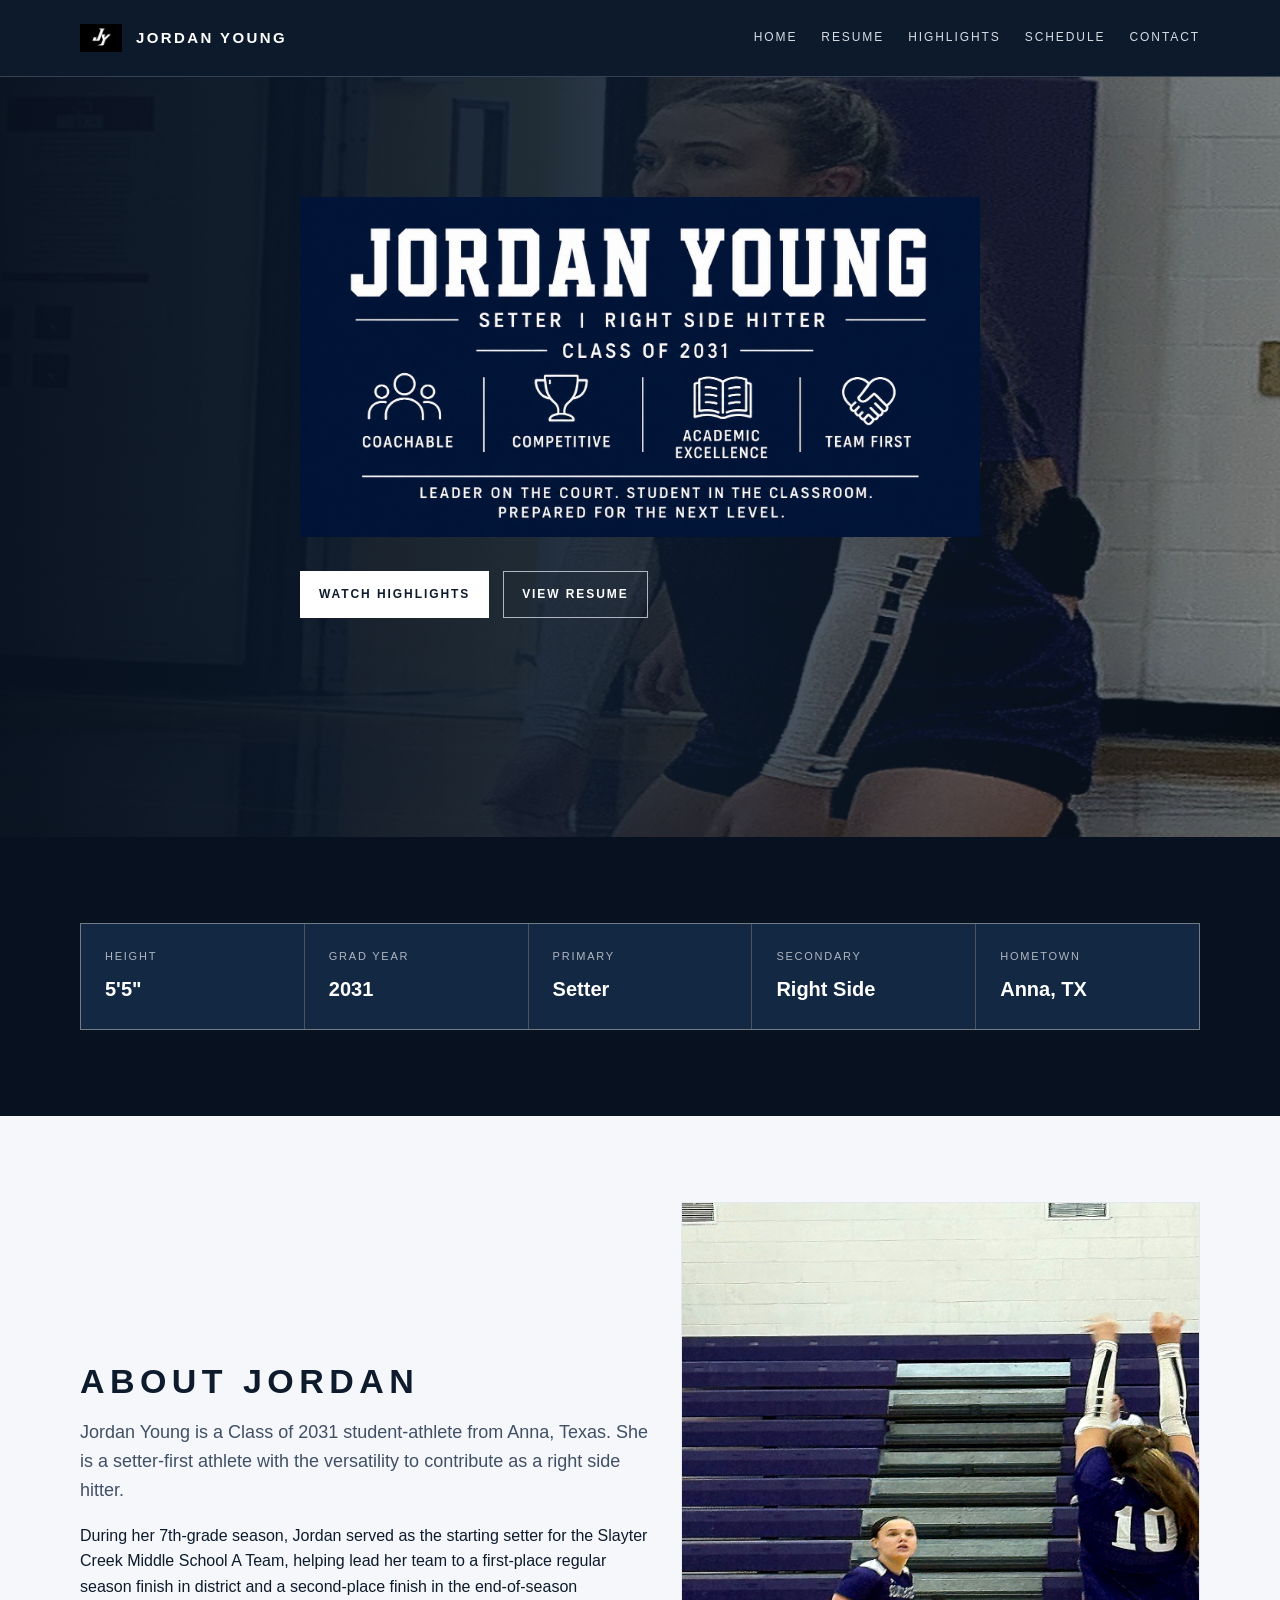
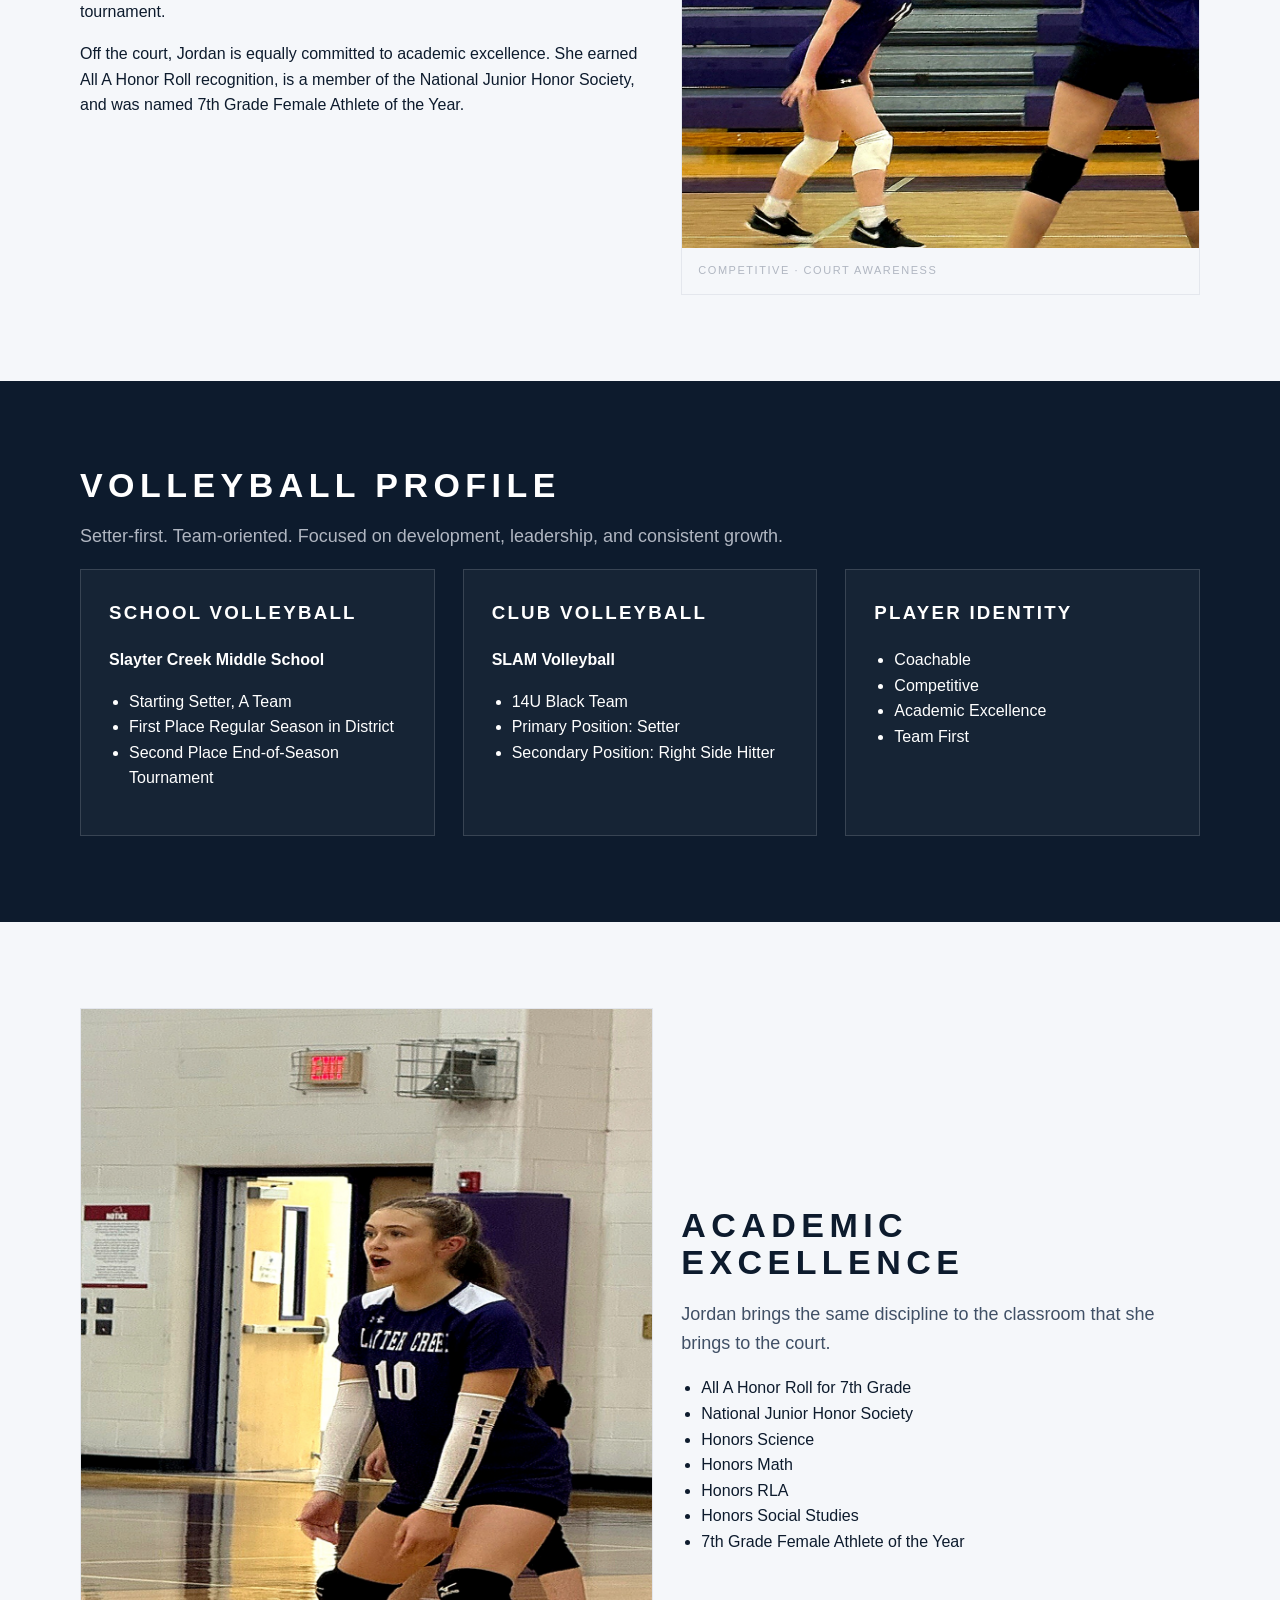
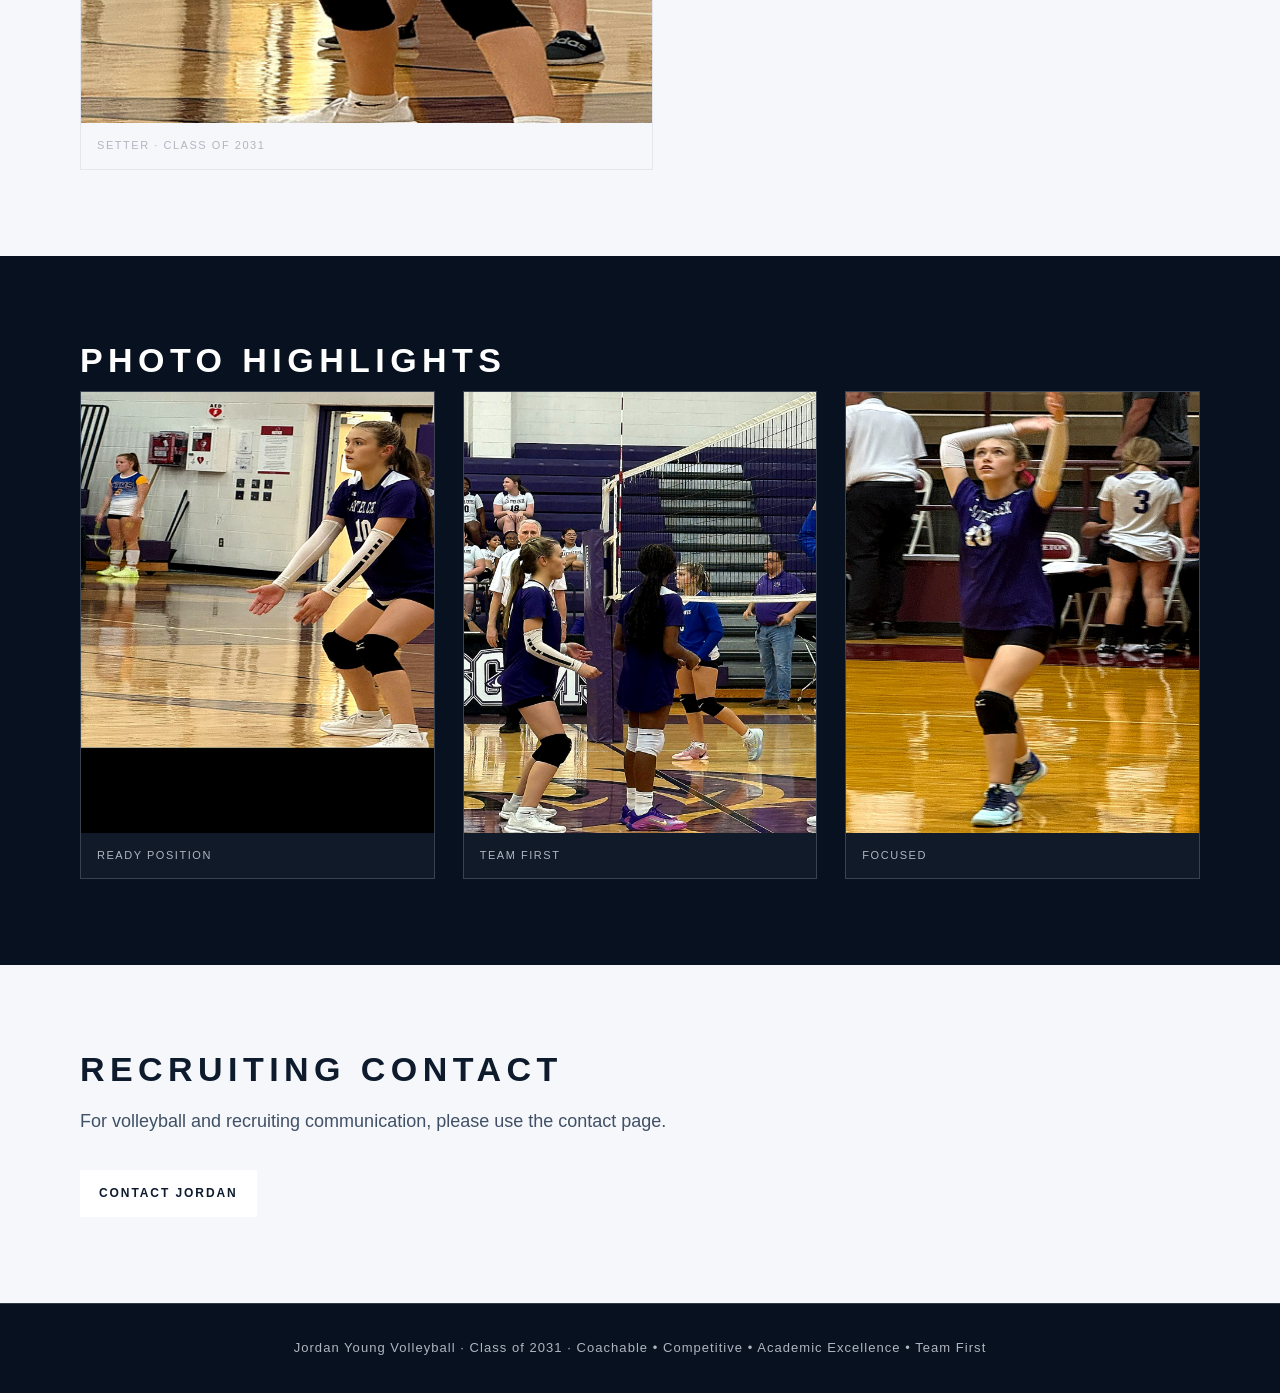
<file: index.html>
<!DOCTYPE html>
<html lang="en">
<head>
  <meta charset="UTF-8" />
  <meta name="viewport" content="width=device-width, initial-scale=1.0" />
  <title>Jordan Young Volleyball | Class of 2031 Setter</title>
  <meta name="description" content="Jordan Young volleyball recruiting profile. Class of 2031 setter and right side hitter from Anna, Texas." />
  <link rel="stylesheet" href="assets/css/styles.css" />
</head>
<body>

<header class="site-header">
  <div class="container nav">
    <a class="brand" href="index.html">
  <img
    src="assets/images/jy-logo-primary-white.png"
    alt="Jordan Young Logo"
    class="nav-logo"
  />
  <span class="brand-text">Jordan Young</span>
</a>
    <nav class="nav-links">
      <a href="index.html">Home</a>
      <a href="resume.html">Resume</a>
      <a href="videos.html">Highlights</a>
      <a href="schedule.html">Schedule</a>
      <a href="contact.html">Contact</a>
    </nav>
  </div>
</header>

<main>
  <section class="hero">
    <div class="container hero-inner">
      <img
  src="assets/images/jordan-young-banner.png"
  alt="Jordan Young Recruiting Banner"
  class="hero-banner"
/>

<div class="button-row">
  <a href="videos.html" class="btn primary">Watch Highlights</a>
  <a href="resume.html" class="btn">View Resume</a>
</div>
    </div>
  </section>
  
  <section class="section dark">
    <div class="container">
      <div class="fact-grid">
        <div class="fact"><div class="fact-label">Height</div><div class="fact-value">5'5"</div></div>
        <div class="fact"><div class="fact-label">Grad Year</div><div class="fact-value">2031</div></div>
        <div class="fact"><div class="fact-label">Primary</div><div class="fact-value">Setter</div></div>
        <div class="fact"><div class="fact-label">Secondary</div><div class="fact-value">Right Side</div></div>
        <div class="fact"><div class="fact-label">Hometown</div><div class="fact-value">Anna, TX</div></div>
      </div>
    </div>
  </section>

  <section class="section light">
    <div class="container grid two-col">
      <div>
        <h2 class="section-title">About Jordan</h2>
        <p class="section-lead">
          Jordan Young is a Class of 2031 student-athlete from Anna, Texas. She is a setter-first athlete with the versatility to contribute as a right side hitter.
        </p>
        <p>
          During her 7th-grade season, Jordan served as the starting setter for the Slayter Creek Middle School A Team, helping lead her team to a first-place regular season finish in district and a second-place finish in the end-of-season tournament.
        </p>
        <p>
          Off the court, Jordan is equally committed to academic excellence. She earned All A Honor Roll recognition, is a member of the National Junior Honor Society, and was named 7th Grade Female Athlete of the Year.
        </p>
      </div>
      <div class="photo-card">
        <img src="assets/images/Jordan_Recruiting_02.jpg" alt="Jordan Young in ready position during volleyball match">
        <div class="photo-caption">Competitive · Court Awareness</div>
      </div>
    </div>
  </section>

  <section class="section">
    <div class="container">
      <h2 class="section-title">Volleyball Profile</h2>
      <p class="section-lead">Setter-first. Team-oriented. Focused on development, leadership, and consistent growth.</p>
      <div class="grid three-col">
        <div class="card">
          <h3>School Volleyball</h3>
          <p><strong>Slayter Creek Middle School</strong></p>
          <ul class="list">
            <li>Starting Setter, A Team</li>
            <li>First Place Regular Season in District</li>
            <li>Second Place End-of-Season Tournament</li>
          </ul>
        </div>
        <div class="card">
          <h3>Club Volleyball</h3>
          <p><strong>SLAM Volleyball</strong></p>
          <ul class="list">
            <li>14U Black Team</li>
            <li>Primary Position: Setter</li>
            <li>Secondary Position: Right Side Hitter</li>
          </ul>
        </div>
        <div class="card">
          <h3>Player Identity</h3>
          <ul class="list">
            <li>Coachable</li>
            <li>Competitive</li>
            <li>Academic Excellence</li>
            <li>Team First</li>
          </ul>
        </div>
      </div>
    </div>
  </section>

  <section class="section light">
    <div class="container grid two-col">
      <div class="photo-card">
        <img src="assets/images/Jordan_Recruiting_10.jpg" alt="Jordan Young setting during volleyball match">
        <div class="photo-caption">Setter · Class of 2031</div>
      </div>
      <div>
        <h2 class="section-title">Academic Excellence</h2>
        <p class="section-lead">Jordan brings the same discipline to the classroom that she brings to the court.</p>
        <ul class="list">
          <li>All A Honor Roll for 7th Grade</li>
          <li>National Junior Honor Society</li>
          <li>Honors Science</li>
          <li>Honors Math</li>
          <li>Honors RLA</li>
          <li>Honors Social Studies</li>
          <li>7th Grade Female Athlete of the Year</li>
        </ul>
      </div>
    </div>
  </section>

  <section class="section dark">
    <div class="container">
      <h2 class="section-title">Photo Highlights</h2>
      <div class="grid three-col">
        <div class="photo-card"><img src="assets/images/Jordan_Recruiting_05.jpg" alt="Jordan Young in serve receive"><div class="photo-caption">Ready Position</div></div>
        <div class="photo-card"><img src="assets/images/Jordan_Recruiting_07.jpg" alt="Jordan Young near the net with teammates"><div class="photo-caption">Team First</div></div>
        <div class="photo-card"><img src="assets/images/Jordan_Recruiting_09.jpg" alt="Jordan Young holding volleyball"><div class="photo-caption">Focused</div></div>
      </div>
    </div>
  </section>

  <section class="section light">
    <div class="container">
      <h2 class="section-title">Recruiting Contact</h2>
      <p class="section-lead">For volleyball and recruiting communication, please use the contact page.</p>
      <div class="button-row">
        <a href="contact.html" class="btn primary">Contact Jordan</a>
      </div>
    </div>
  </section>
</main>

<footer class="site-footer">
  <div class="container">
    Jordan Young Volleyball · Class of 2031 · Coachable • Competitive • Academic Excellence • Team First
  </div>
</footer>

</body>
</html>
</file>
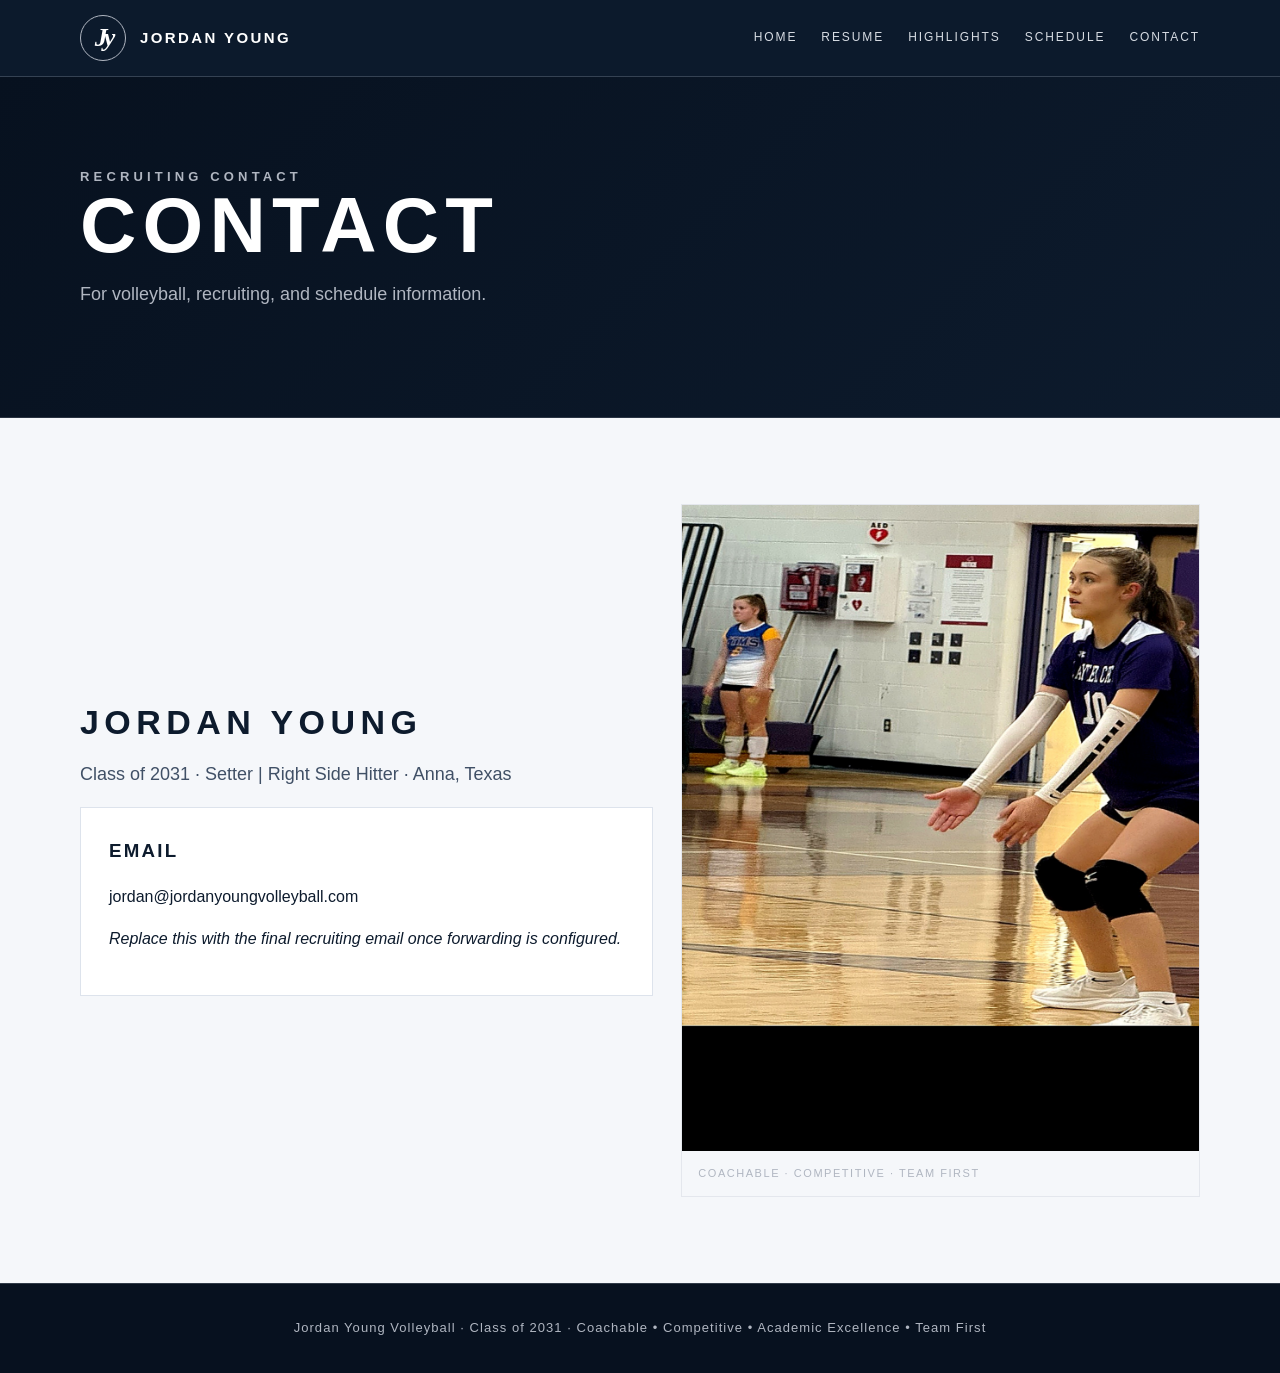
<file: contact.html>
<!DOCTYPE html>
<html lang="en">
<head>
  <meta charset="UTF-8" />
  <meta name="viewport" content="width=device-width, initial-scale=1.0" />
  <title>Contact | Jordan Young Volleyball</title>
  <link rel="stylesheet" href="assets/css/styles.css" />
</head>
<body>

<header class="site-header">
  <div class="container nav">
    <a class="brand" href="index.html">
      <span class="logo-mark">Jy</span>
      <span class="brand-text">Jordan Young</span>
    </a>
    <nav class="nav-links">
      <a href="index.html">Home</a>
      <a href="resume.html">Resume</a>
      <a href="videos.html">Highlights</a>
      <a href="schedule.html">Schedule</a>
      <a href="contact.html">Contact</a>
    </nav>
  </div>
</header>

<main>
  <section class="page-hero">
    <div class="container">
      <div class="kicker">Recruiting Contact</div>
      <h1 class="page-title">Contact</h1>
      <p class="section-lead">For volleyball, recruiting, and schedule information.</p>
    </div>
  </section>
  <section class="section light">
    <div class="container grid two-col">
      <div>
        <h2 class="section-title">Jordan Young</h2>
        <p class="section-lead">Class of 2031 · Setter | Right Side Hitter · Anna, Texas</p>
        <div class="card">
          <h3>Email</h3>
          <p>jordan@jordanyoungvolleyball.com</p>
          <p><em>Replace this with the final recruiting email once forwarding is configured.</em></p>
        </div>
      </div>
      <div class="photo-card">
        <img src="assets/images/Jordan_Recruiting_05.jpg" alt="Jordan Young ready for serve receive">
        <div class="photo-caption">Coachable · Competitive · Team First</div>
      </div>
    </div>
  </section>
</main>

<footer class="site-footer">
  <div class="container">
    Jordan Young Volleyball · Class of 2031 · Coachable • Competitive • Academic Excellence • Team First
  </div>
</footer>

</body>
</html>
</file>
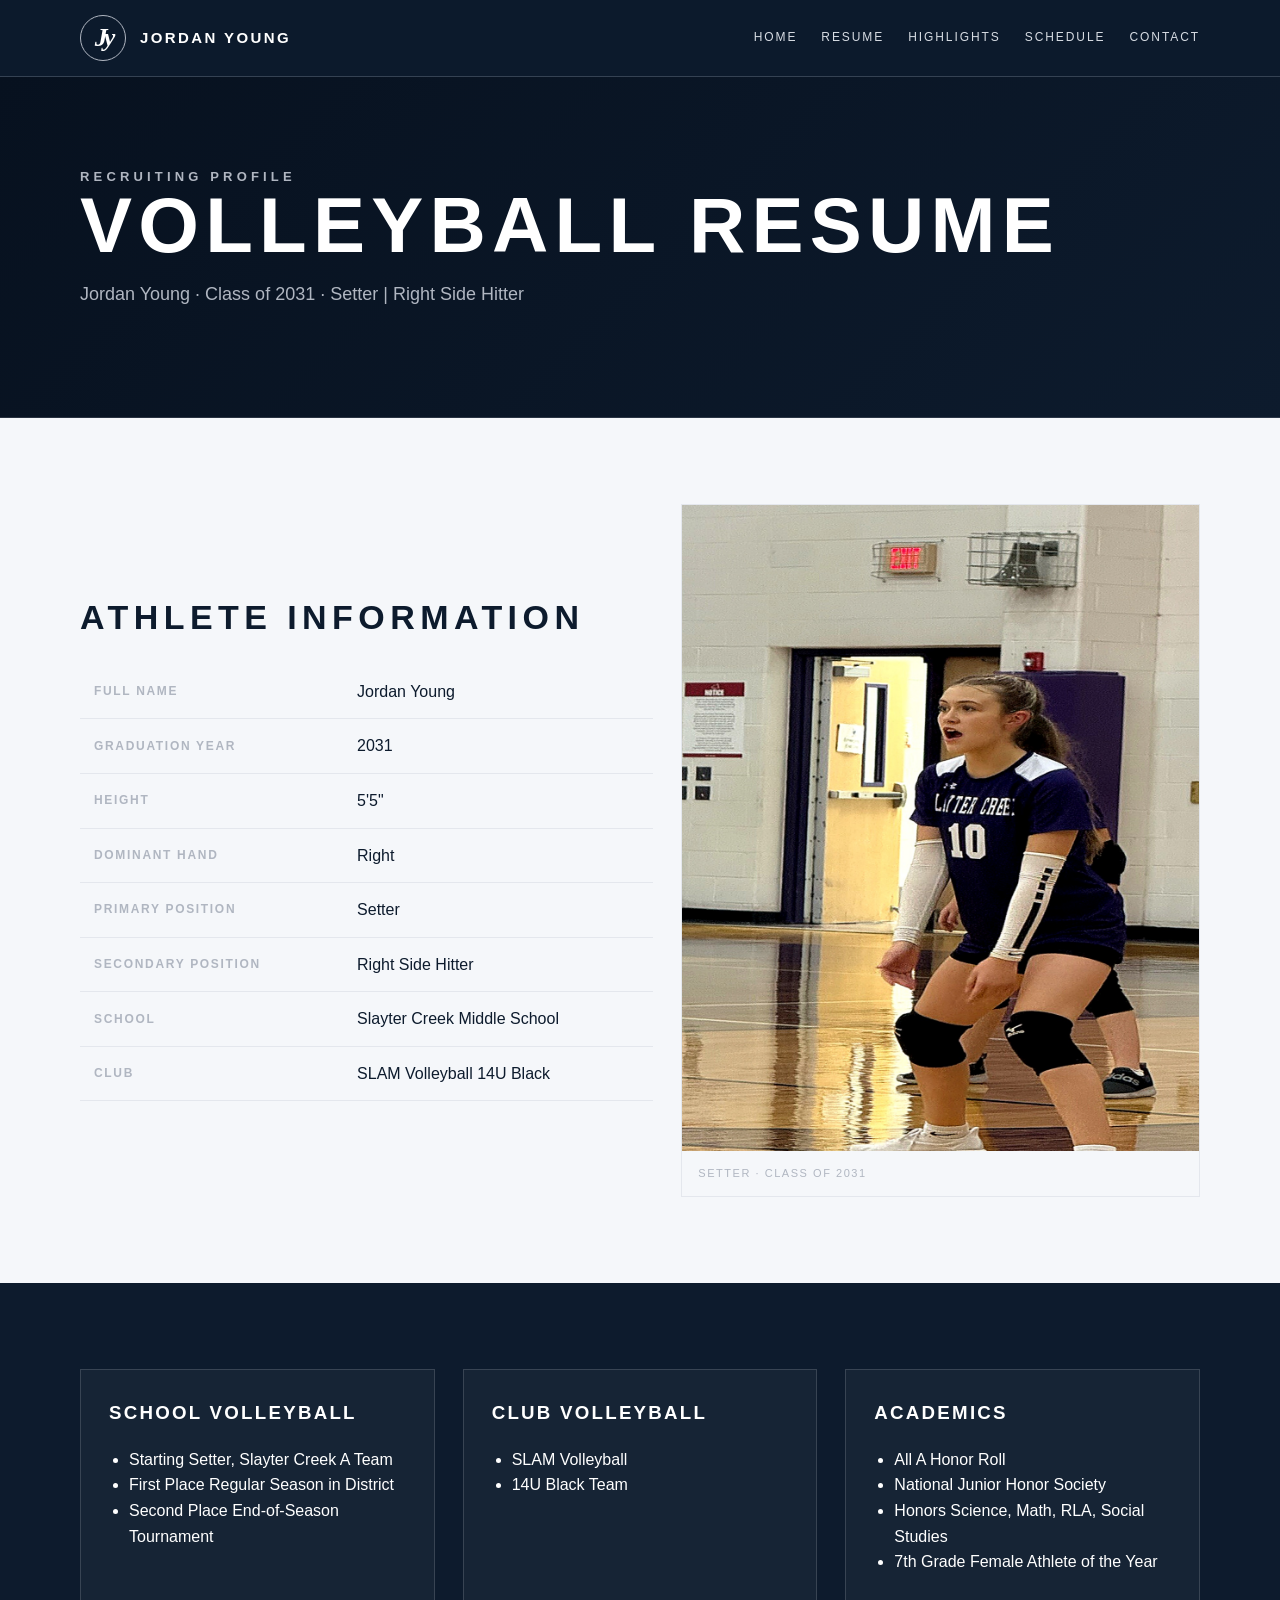
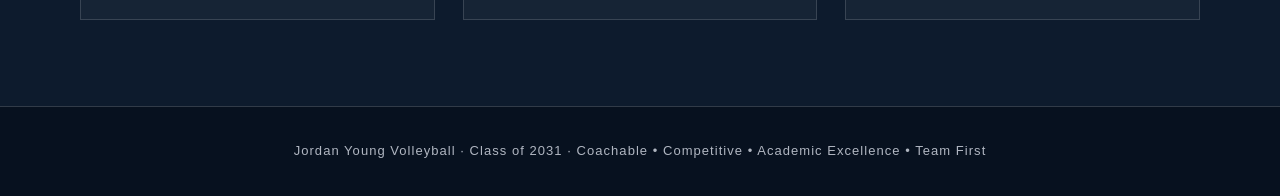
<file: resume.html>
<!DOCTYPE html>
<html lang="en">
<head>
  <meta charset="UTF-8" />
  <meta name="viewport" content="width=device-width, initial-scale=1.0" />
  <title>Volleyball Resume | Jordan Young</title>
  <link rel="stylesheet" href="assets/css/styles.css" />
</head>
<body>

<header class="site-header">
  <div class="container nav">
    <a class="brand" href="index.html">
      <span class="logo-mark">Jy</span>
      <span class="brand-text">Jordan Young</span>
    </a>
    <nav class="nav-links">
      <a href="index.html">Home</a>
      <a href="resume.html">Resume</a>
      <a href="videos.html">Highlights</a>
      <a href="schedule.html">Schedule</a>
      <a href="contact.html">Contact</a>
    </nav>
  </div>
</header>

<main>
  <section class="page-hero">
    <div class="container">
      <div class="kicker">Recruiting Profile</div>
      <h1 class="page-title">Volleyball Resume</h1>
      <p class="section-lead">Jordan Young · Class of 2031 · Setter | Right Side Hitter</p>
    </div>
  </section>
  <section class="section light">
    <div class="container grid two-col">
      <div>
        <h2 class="section-title">Athlete Information</h2>
        <table class="table">
          <tr><th>Full Name</th><td>Jordan Young</td></tr>
          <tr><th>Graduation Year</th><td>2031</td></tr>
          <tr><th>Height</th><td>5'5"</td></tr>
          <tr><th>Dominant Hand</th><td>Right</td></tr>
          <tr><th>Primary Position</th><td>Setter</td></tr>
          <tr><th>Secondary Position</th><td>Right Side Hitter</td></tr>
          <tr><th>School</th><td>Slayter Creek Middle School</td></tr>
          <tr><th>Club</th><td>SLAM Volleyball 14U Black</td></tr>
        </table>
      </div>
      <div class="photo-card">
        <img src="assets/images/Jordan_Recruiting_10.jpg" alt="Jordan Young setting volleyball">
        <div class="photo-caption">Setter · Class of 2031</div>
      </div>
    </div>
  </section>
  <section class="section">
    <div class="container grid three-col">
      <div class="card">
        <h3>School Volleyball</h3>
        <ul class="list">
          <li>Starting Setter, Slayter Creek A Team</li>
          <li>First Place Regular Season in District</li>
          <li>Second Place End-of-Season Tournament</li>
        </ul>
      </div>
      <div class="card">
        <h3>Club Volleyball</h3>
        <ul class="list">
          <li>SLAM Volleyball</li>
          <li>14U Black Team</li>
        </ul>
      </div>
      <div class="card">
        <h3>Academics</h3>
        <ul class="list">
          <li>All A Honor Roll</li>
          <li>National Junior Honor Society</li>
          <li>Honors Science, Math, RLA, Social Studies</li>
          <li>7th Grade Female Athlete of the Year</li>
        </ul>
      </div>
    </div>
  </section>
</main>

<footer class="site-footer">
  <div class="container">
    Jordan Young Volleyball · Class of 2031 · Coachable • Competitive • Academic Excellence • Team First
  </div>
</footer>

</body>
</html>
</file>
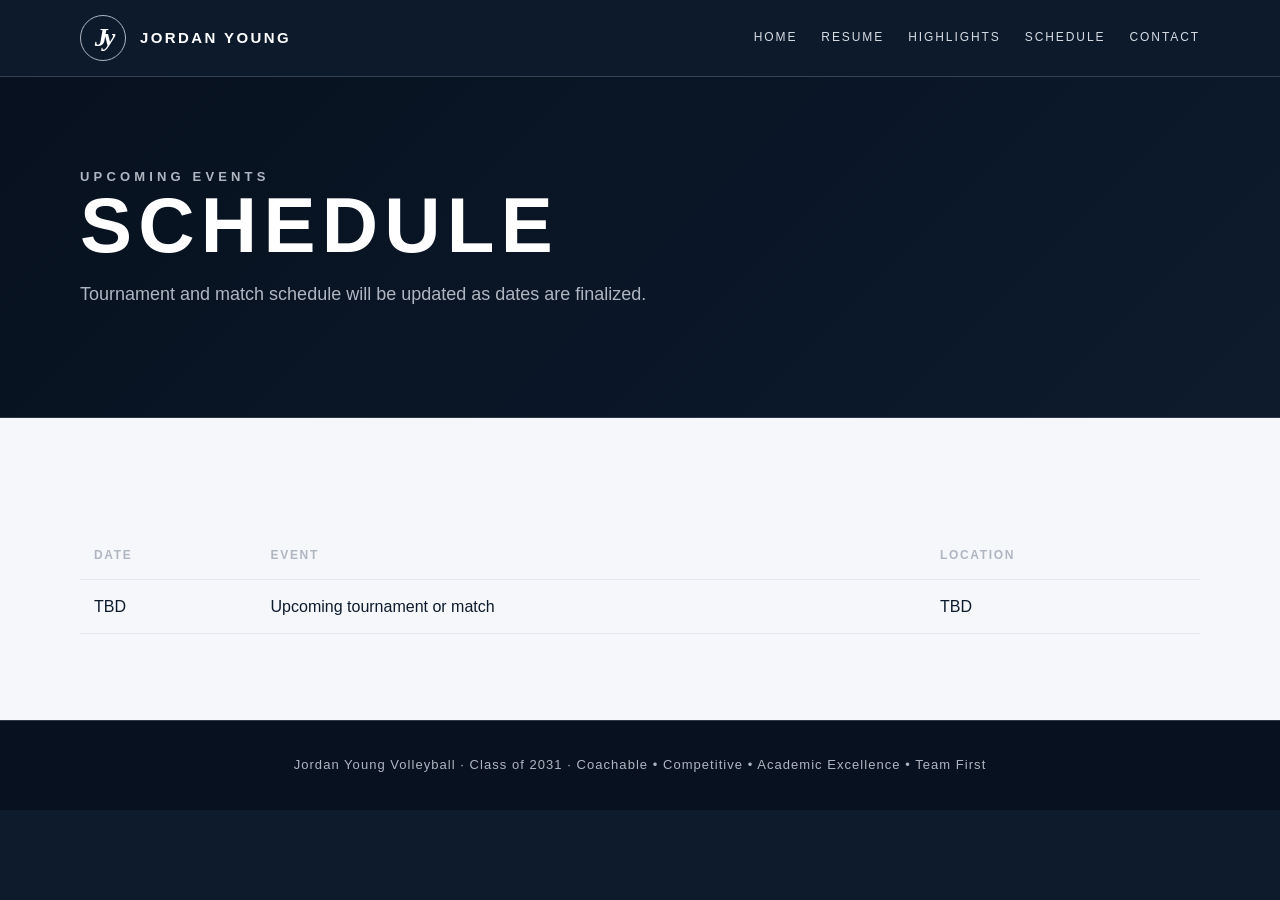
<file: schedule.html>
<!DOCTYPE html>
<html lang="en">
<head>
  <meta charset="UTF-8" />
  <meta name="viewport" content="width=device-width, initial-scale=1.0" />
  <title>Schedule | Jordan Young Volleyball</title>
  <link rel="stylesheet" href="assets/css/styles.css" />
</head>
<body>

<header class="site-header">
  <div class="container nav">
    <a class="brand" href="index.html">
      <span class="logo-mark">Jy</span>
      <span class="brand-text">Jordan Young</span>
    </a>
    <nav class="nav-links">
      <a href="index.html">Home</a>
      <a href="resume.html">Resume</a>
      <a href="videos.html">Highlights</a>
      <a href="schedule.html">Schedule</a>
      <a href="contact.html">Contact</a>
    </nav>
  </div>
</header>

<main>
  <section class="page-hero">
    <div class="container">
      <div class="kicker">Upcoming Events</div>
      <h1 class="page-title">Schedule</h1>
      <p class="section-lead">Tournament and match schedule will be updated as dates are finalized.</p>
    </div>
  </section>
  <section class="section light">
    <div class="container">
      <table class="table">
        <tr><th>Date</th><th>Event</th><th>Location</th></tr>
        <tr><td>TBD</td><td>Upcoming tournament or match</td><td>TBD</td></tr>
      </table>
    </div>
  </section>
</main>

<footer class="site-footer">
  <div class="container">
    Jordan Young Volleyball · Class of 2031 · Coachable • Competitive • Academic Excellence • Team First
  </div>
</footer>

</body>
</html>
</file>
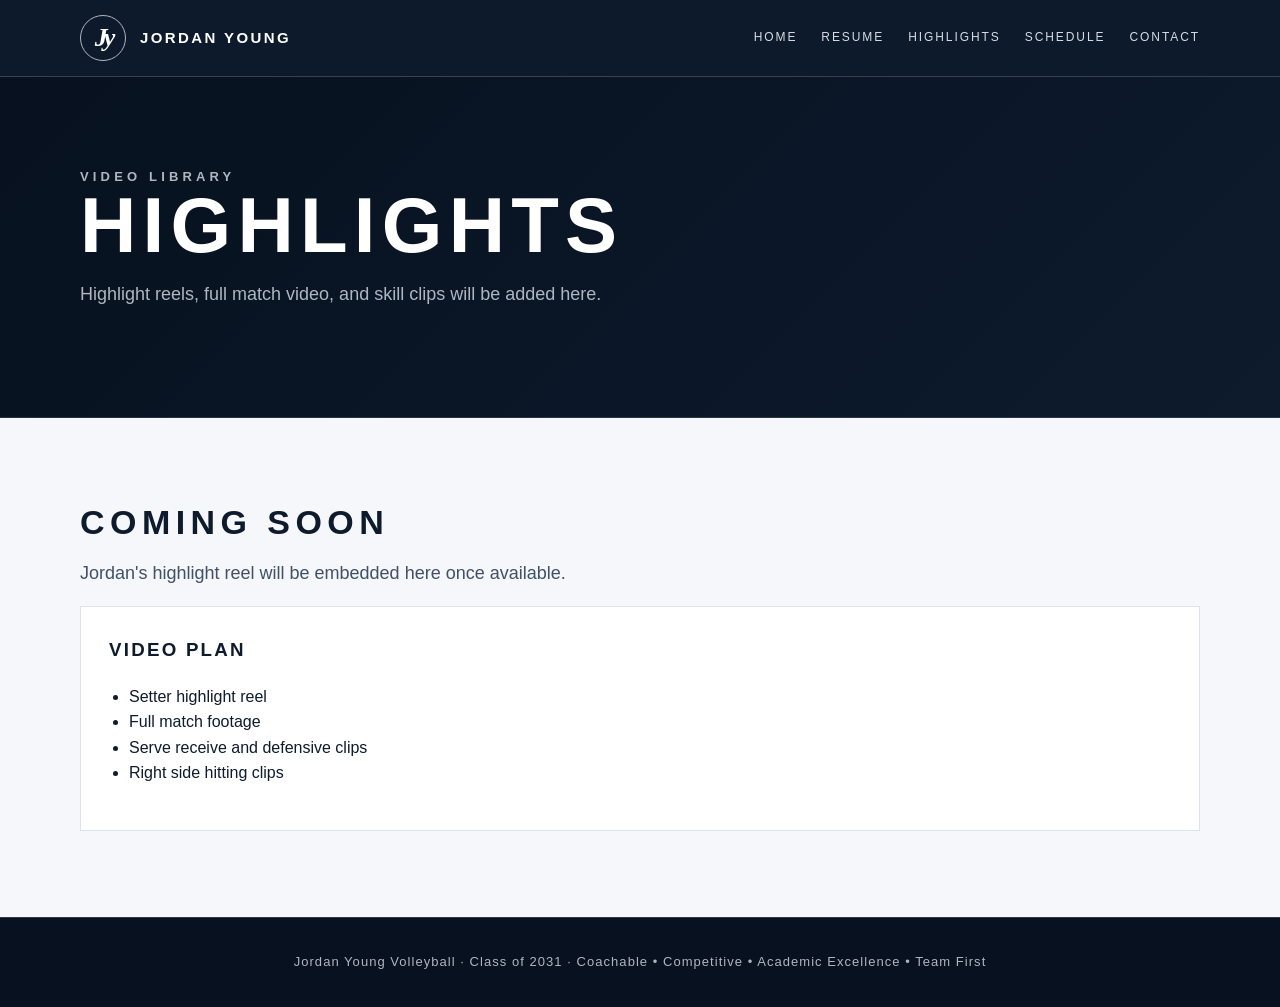
<file: videos.html>
<!DOCTYPE html>
<html lang="en">
<head>
  <meta charset="UTF-8" />
  <meta name="viewport" content="width=device-width, initial-scale=1.0" />
  <title>Highlights | Jordan Young Volleyball</title>
  <link rel="stylesheet" href="assets/css/styles.css" />
</head>
<body>

<header class="site-header">
  <div class="container nav">
    <a class="brand" href="index.html">
      <span class="logo-mark">Jy</span>
      <span class="brand-text">Jordan Young</span>
    </a>
    <nav class="nav-links">
      <a href="index.html">Home</a>
      <a href="resume.html">Resume</a>
      <a href="videos.html">Highlights</a>
      <a href="schedule.html">Schedule</a>
      <a href="contact.html">Contact</a>
    </nav>
  </div>
</header>

<main>
  <section class="page-hero">
    <div class="container">
      <div class="kicker">Video Library</div>
      <h1 class="page-title">Highlights</h1>
      <p class="section-lead">Highlight reels, full match video, and skill clips will be added here.</p>
    </div>
  </section>
  <section class="section light">
    <div class="container">
      <h2 class="section-title">Coming Soon</h2>
      <p class="section-lead">Jordan's highlight reel will be embedded here once available.</p>
      <div class="card">
        <h3>Video Plan</h3>
        <ul class="list">
          <li>Setter highlight reel</li>
          <li>Full match footage</li>
          <li>Serve receive and defensive clips</li>
          <li>Right side hitting clips</li>
        </ul>
      </div>
    </div>
  </section>
</main>

<footer class="site-footer">
  <div class="container">
    Jordan Young Volleyball · Class of 2031 · Coachable • Competitive • Academic Excellence • Team First
  </div>
</footer>

</body>
</html>
</file>
<file: assets/css/styles.css>
:root {
  --navy: #0D1B2D;
  --navy-2: #132842;
  --silver: #B0B6C1;
  --white: #FFFFFF;
  --soft-white: #F5F7FA;
  --muted: #D7DCE3;
  --dark: #07111F;
}

* {
  box-sizing: border-box;
}

body {
  margin: 0;
  font-family: Arial, Helvetica, sans-serif;
  color: var(--white);
  background: var(--navy);
  line-height: 1.6;
}

a {
  color: inherit;
  text-decoration: none;
}

img {
  max-width: 100%;
  display: block;
}

.container {
  width: min(1120px, 92%);
  margin: 0 auto;
}

.site-header {
  position: sticky;
  top: 0;
  z-index: 10;
  background: rgba(13, 27, 45, 0.94);
  border-bottom: 1px solid rgba(176, 182, 193, 0.25);
  backdrop-filter: blur(10px);
}

.nav {
  display: flex;
  align-items: center;
  justify-content: space-between;
  min-height: 76px;
}

.brand {
  display: flex;
  align-items: center;
  gap: 14px;
}

.logo-mark {
  width: 46px;
  height: 46px;
  border: 1px solid var(--silver);
  border-radius: 50%;
  display: grid;
  place-items: center;
  font-family: Georgia, serif;
  font-weight: 800;
  font-style: italic;
  font-size: 26px;
  letter-spacing: -4px;
}

.brand-text {
  font-weight: 800;
  letter-spacing: 0.16em;
  text-transform: uppercase;
  font-size: 15px;
}

.nav-links {
  display: flex;
  gap: 24px;
  font-size: 12px;
  letter-spacing: 0.16em;
  text-transform: uppercase;
  color: var(--muted);
}

.nav-links a:hover {
  color: var(--white);
}

.hero {
  min-height: 760px;
  display: grid;
  align-items: stretch;
  background:
    linear-gradient(90deg, rgba(7, 17, 31, .98) 0%, rgba(13, 27, 45, .92) 42%, rgba(13, 27, 45, .45) 100%),
    url("../images/Jordan_Recruiting_10.jpg") center right / cover no-repeat;
}

.hero-inner {
  padding: 120px 0 100px;
  max-width: 680px;
}

.kicker {
  color: var(--silver);
  text-transform: uppercase;
  letter-spacing: 0.32em;
  font-size: 13px;
  font-weight: 700;
}

h1 {
  margin: 18px 0 10px;
  font-size: clamp(54px, 9vw, 104px);
  line-height: .88;
  text-transform: uppercase;
  letter-spacing: .08em;
}

.hero-subtitle {
  color: var(--muted);
  text-transform: uppercase;
  letter-spacing: .22em;
  font-size: clamp(14px, 2vw, 18px);
  margin-bottom: 28px;
}

.values {
  display: flex;
  flex-wrap: wrap;
  gap: 10px;
  margin: 34px 0;
}

.value-pill {
  border: 1px solid rgba(176, 182, 193, .55);
  padding: 10px 14px;
  text-transform: uppercase;
  letter-spacing: .12em;
  font-size: 12px;
  color: var(--soft-white);
  background: rgba(255, 255, 255, .04);
}

.hero-tagline {
  color: var(--silver);
  font-size: 18px;
  max-width: 560px;
}

.button-row {
  display: flex;
  flex-wrap: wrap;
  gap: 14px;
  margin-top: 34px;
}

.btn {
  display: inline-block;
  padding: 13px 18px;
  border: 1px solid var(--silver);
  text-transform: uppercase;
  letter-spacing: .16em;
  font-size: 12px;
  font-weight: 700;
}

.btn.primary {
  background: var(--white);
  color: var(--navy);
  border-color: var(--white);
}

.btn:hover {
  transform: translateY(-1px);
}

.section {
  padding: 86px 0;
}

.section.light {
  background: var(--soft-white);
  color: var(--navy);
}

.section.dark {
  background: var(--dark);
}

.section-title {
  margin: 0 0 12px;
  text-transform: uppercase;
  letter-spacing: .16em;
  font-size: 34px;
  line-height: 1.1;
}

.section-lead {
  max-width: 780px;
  color: var(--silver);
  font-size: 18px;
}

.light .section-lead {
  color: #405066;
}

.grid {
  display: grid;
  gap: 28px;
}

.two-col {
  grid-template-columns: 1.05fr .95fr;
  align-items: center;
}

.three-col {
  grid-template-columns: repeat(3, 1fr);
}

.fact-grid {
  display: grid;
  grid-template-columns: repeat(5, 1fr);
  gap: 1px;
  background: rgba(176, 182, 193, .4);
  border: 1px solid rgba(176, 182, 193, .4);
}

.fact {
  background: var(--navy-2);
  padding: 24px;
}

.fact-label {
  color: var(--silver);
  text-transform: uppercase;
  letter-spacing: .16em;
  font-size: 11px;
}

.fact-value {
  margin-top: 7px;
  font-size: 20px;
  font-weight: 800;
}

.card {
  background: rgba(255,255,255,.04);
  border: 1px solid rgba(176, 182, 193, .22);
  padding: 28px;
}

.light .card {
  background: var(--white);
  border-color: #DDE3EC;
}

.card h3 {
  margin-top: 0;
  text-transform: uppercase;
  letter-spacing: .12em;
}

.list {
  padding-left: 20px;
}

.photo-card {
  border: 1px solid rgba(176, 182, 193, .25);
  background: rgba(255,255,255,.04);
}

.photo-card img {
  width: 100%;
  aspect-ratio: 4 / 5;
  object-fit: cover;
}

.photo-caption {
  padding: 14px 16px;
  color: var(--silver);
  text-transform: uppercase;
  letter-spacing: .14em;
  font-size: 11px;
}

.page-hero {
  padding: 90px 0;
  background: linear-gradient(135deg, var(--dark), var(--navy));
  border-bottom: 1px solid rgba(176, 182, 193, .2);
}

.page-title {
  font-size: clamp(42px, 7vw, 78px);
  text-transform: uppercase;
  letter-spacing: .08em;
  line-height: .95;
  margin: 0 0 12px;
}

.table {
  width: 100%;
  border-collapse: collapse;
  margin-top: 28px;
}

.table th,
.table td {
  text-align: left;
  border-bottom: 1px solid rgba(176, 182, 193, .25);
  padding: 14px;
}

.table th {
  color: var(--silver);
  text-transform: uppercase;
  letter-spacing: .14em;
  font-size: 12px;
}

.site-footer {
  padding: 34px 0;
  border-top: 1px solid rgba(176, 182, 193, .25);
  color: var(--silver);
  background: var(--dark);
  text-align: center;
  font-size: 13px;
  letter-spacing: .08em;
}
.nav-logo {
  width: 42px !important;
  height: 42px !important;
  min-width: 42px !important;
  max-width: 42px !important;
  min-height: 42px !important;
  max-height: 42px !important;
  object-fit: contain;
  flex: 0 0 42px;
  display: block;
}
@media (max-width: 880px) {
  .nav {
    flex-direction: column;
    gap: 14px;
    padding: 16px 0;
  }

  .nav-links {
    flex-wrap: wrap;
    justify-content: center;
    gap: 14px;
  }

  .hero {
    min-height: auto;
    background:
      linear-gradient(180deg, rgba(7, 17, 31, .92), rgba(13, 27, 45, .96)),
      url("../images/Jordan_Recruiting_10.jpg") center / cover no-repeat;
  }

  .hero-inner {
    padding: 90px 0;
  }

  .two-col,
  .three-col,
  .fact-grid {
    grid-template-columns: 1fr;
  }
 

}
</file>
